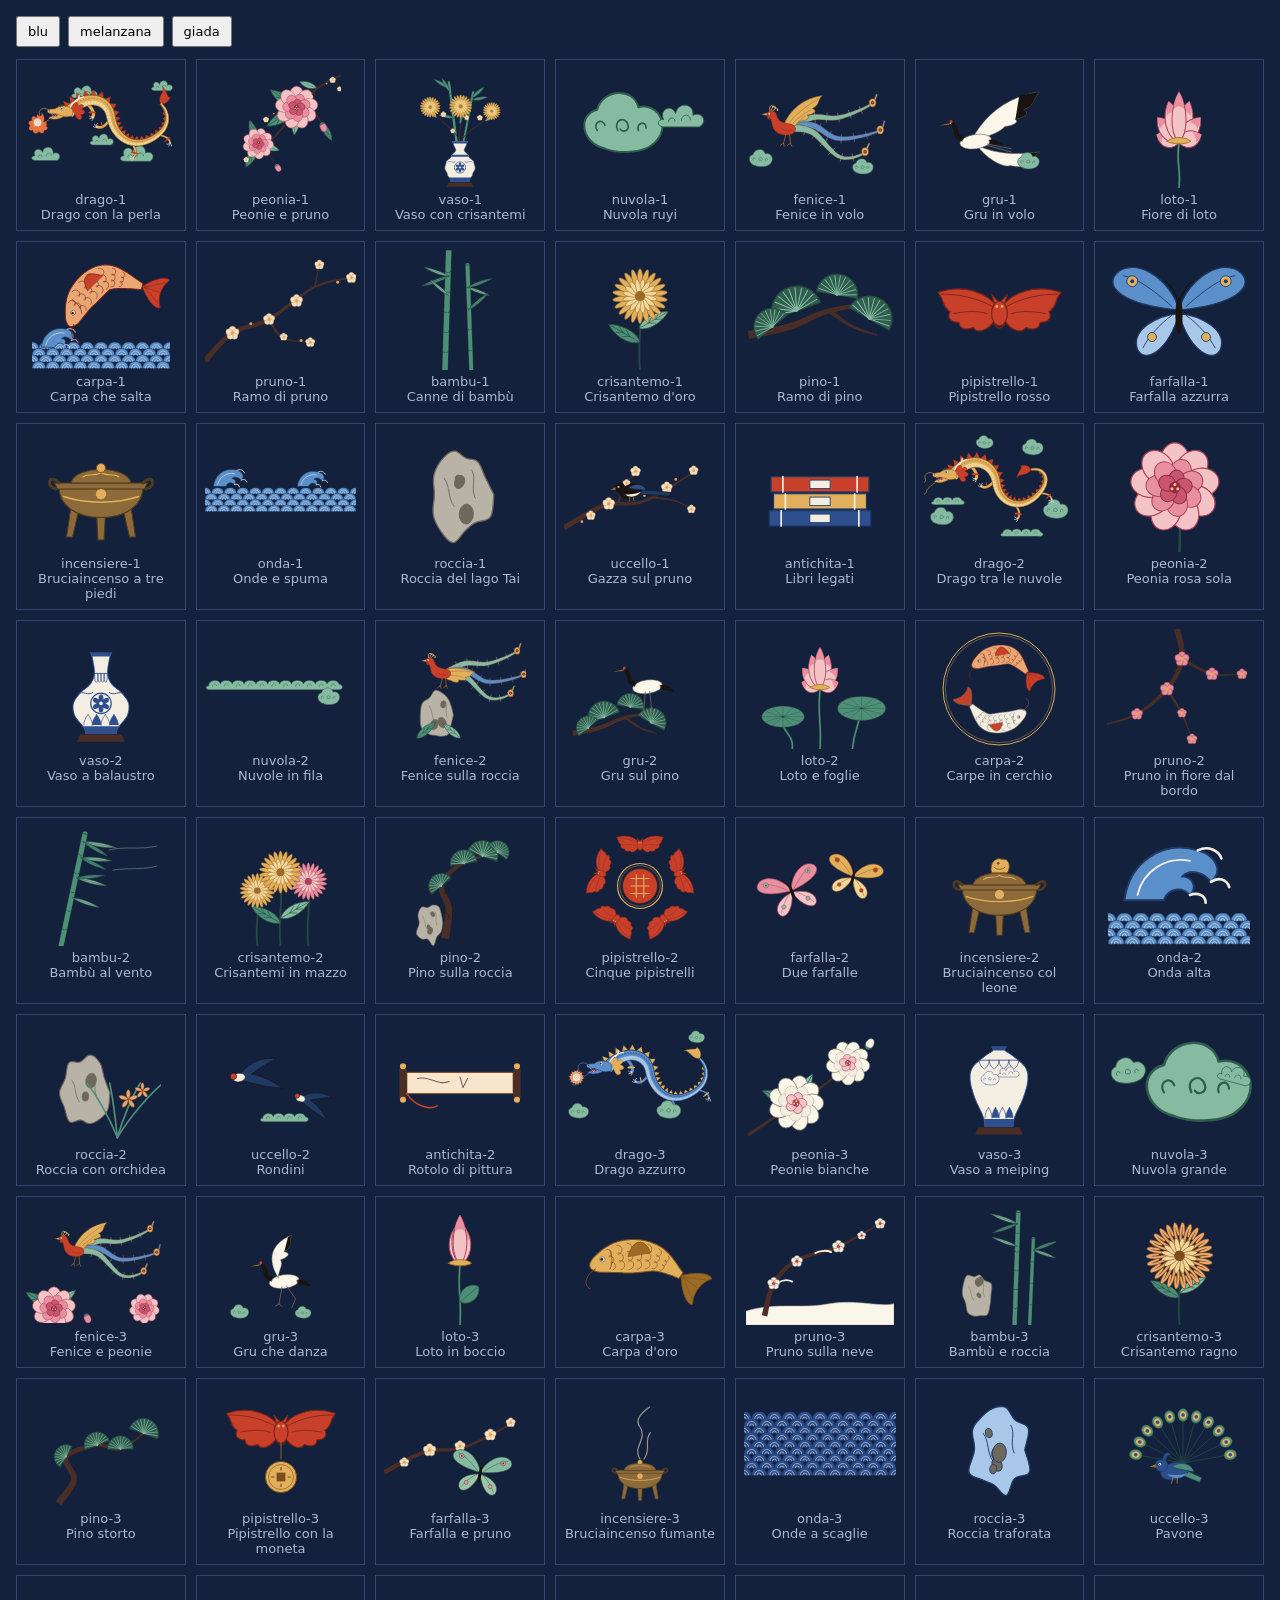
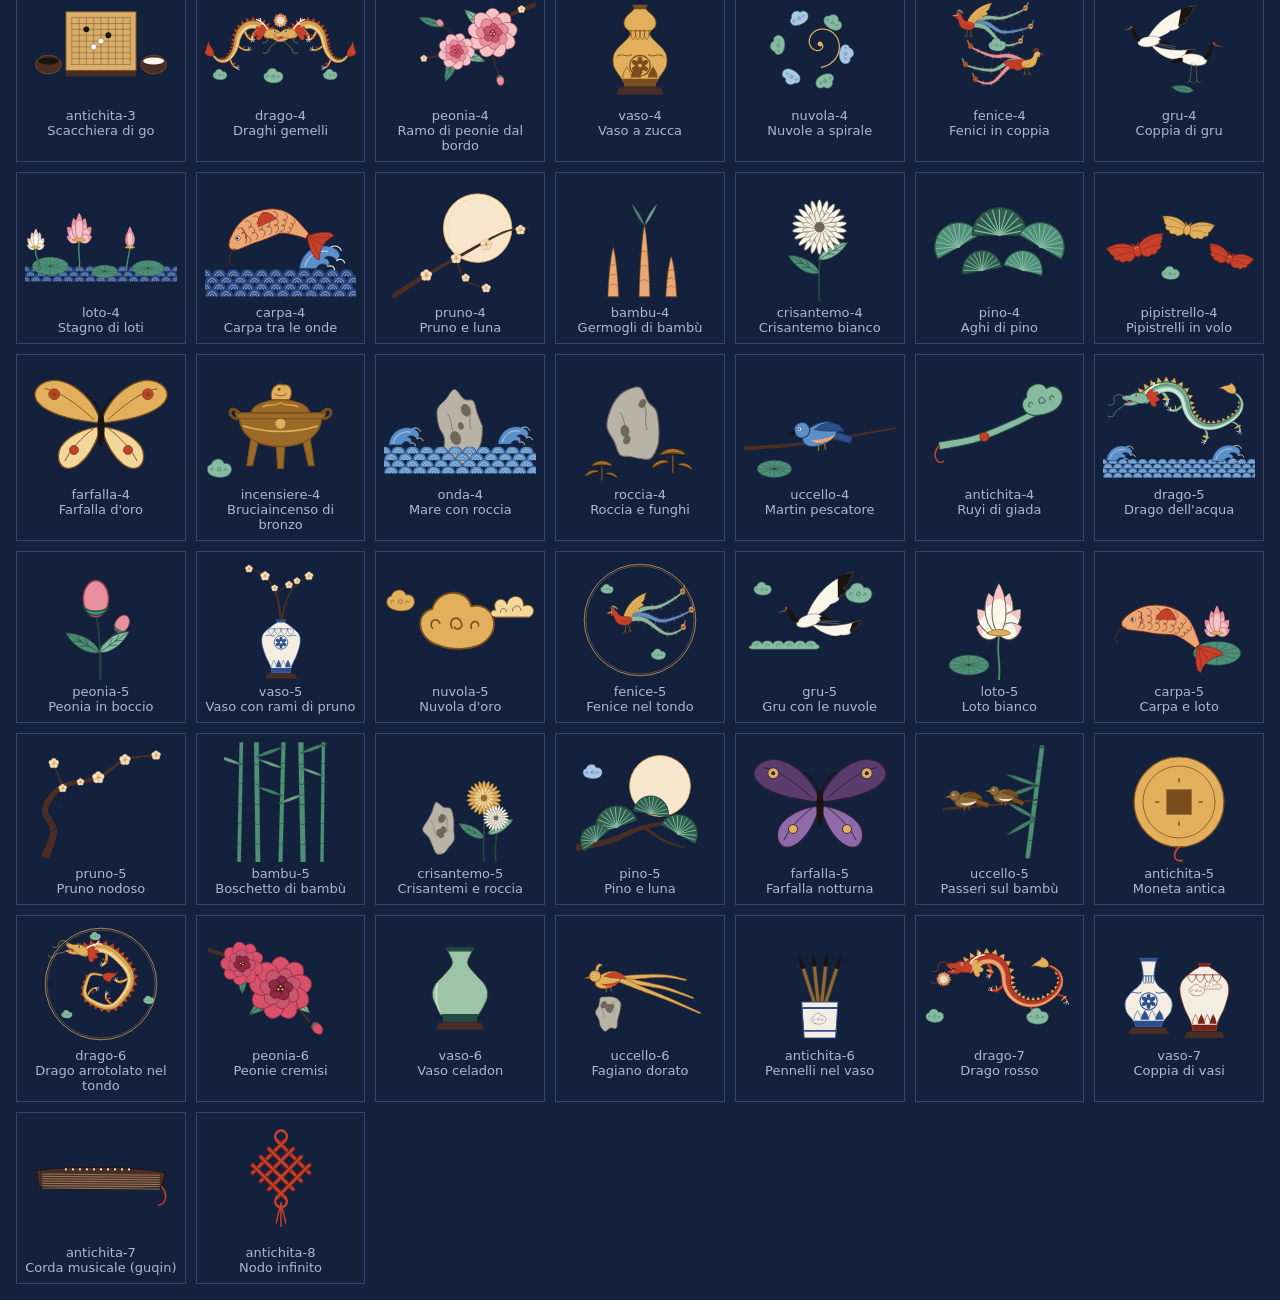
<file: tools/ornamenti/anteprima.html>
<!doctype html>
<html lang="it">
<head>
<meta charset="utf-8">
<meta name="viewport" content="width=device-width, initial-scale=1">
<title>Anteprima motivi</title>
<style>
body { margin: 0; padding: 16px; font: 13px system-ui, sans-serif; color: #F5EBD9; background: #14213D; }
.bar { display: flex; gap: 8px; margin-bottom: 12px; }
.bar button { font: inherit; padding: 6px 10px; }
.grid { display: grid; grid-template-columns: repeat(auto-fill, minmax(150px, 1fr)); gap: 10px; }
figure { margin: 0; padding: 8px; border: 1px solid #33466F; display: flex; flex-direction: column; align-items: center; gap: 4px; }
figure img { height: 120px; max-width: 100%; object-fit: contain; }
figcaption { text-align: center; color: #AEB7CF; }
</style>
</head>
<body>
<div class="bar"><button data-c="#14213D">blu</button><button data-c="#3A1E33">melanzana</button><button data-c="#173F3B">giada</button><span id="filtro"></span></div>
<div class="grid" id="g"></div>
<script src="../../js/ornamenti.js"></script>
<script>
const qs = new URLSearchParams(location.search), fam = qs.get('fam'), big = qs.get('big');
const g = document.getElementById('g');
if (big) { g.style.gridTemplateColumns = `repeat(auto-fill, minmax(${big}px, 1fr))`; document.head.insertAdjacentHTML('beforeend', `<style>figure img{height:${Math.round(big * .7)}px}</style>`); }
for (const o of ORN) {
  if (fam && o.fam !== fam) continue;
  const f = document.createElement('figure');
  f.innerHTML = `<img src="../../${o.file}?t=${Date.now()}" alt=""><figcaption>${o.id}<br>${o.nome}</figcaption>`;
  g.append(f);
}
document.querySelectorAll('[data-c]').forEach(b => b.onclick = () => document.body.style.background = b.dataset.c);
</script>
</body>
</html>
</file>
